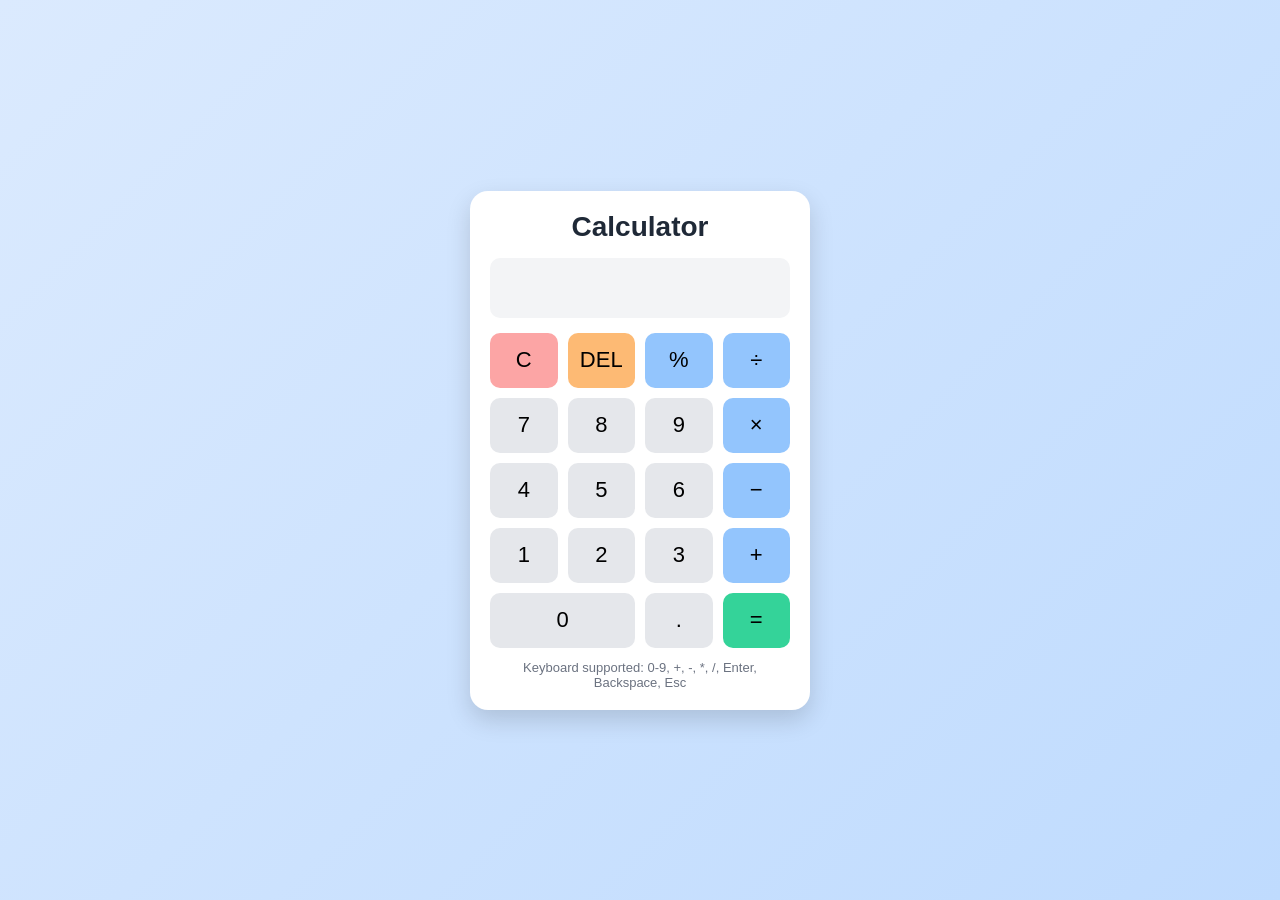
<file: Calculator/index.html>
<!DOCTYPE html>
<html lang="en">
<head>
  <meta charset="UTF-8">
  <meta name="viewport" content="width=device-width, initial-scale=1.0">
  <title>Calculator</title>
  <link rel="stylesheet" href="style.css">
</head>
<body>
  <div class="calculator">
    <h1>Calculator</h1>

    <input type="text" id="display" readonly>

    <div class="buttons">
      <button class="btn clear" onclick="clearDisplay()">C</button>
      <button class="btn delete" onclick="deleteLast()">DEL</button>
      <button class="btn operator" onclick="appendValue('%')">%</button>
      <button class="btn operator" onclick="appendValue('/')">÷</button>

      <button class="btn" onclick="appendValue('7')">7</button>
      <button class="btn" onclick="appendValue('8')">8</button>
      <button class="btn" onclick="appendValue('9')">9</button>
      <button class="btn operator" onclick="appendValue('*')">×</button>

      <button class="btn" onclick="appendValue('4')">4</button>
      <button class="btn" onclick="appendValue('5')">5</button>
      <button class="btn" onclick="appendValue('6')">6</button>
      <button class="btn operator" onclick="appendValue('-')">−</button>

      <button class="btn" onclick="appendValue('1')">1</button>
      <button class="btn" onclick="appendValue('2')">2</button>
      <button class="btn" onclick="appendValue('3')">3</button>
      <button class="btn operator" onclick="appendValue('+')">+</button>

      <button class="btn zero" onclick="appendValue('0')">0</button>
      <button class="btn" onclick="appendValue('.')">.</button>
      <button class="btn equal" onclick="calculateResult()">=</button>
    </div>

    <p class="hint">Keyboard supported: 0-9, +, -, *, /, Enter, Backspace, Esc</p>
  </div>

  <script src="script.js"></script>
</body>
</html>
</file>
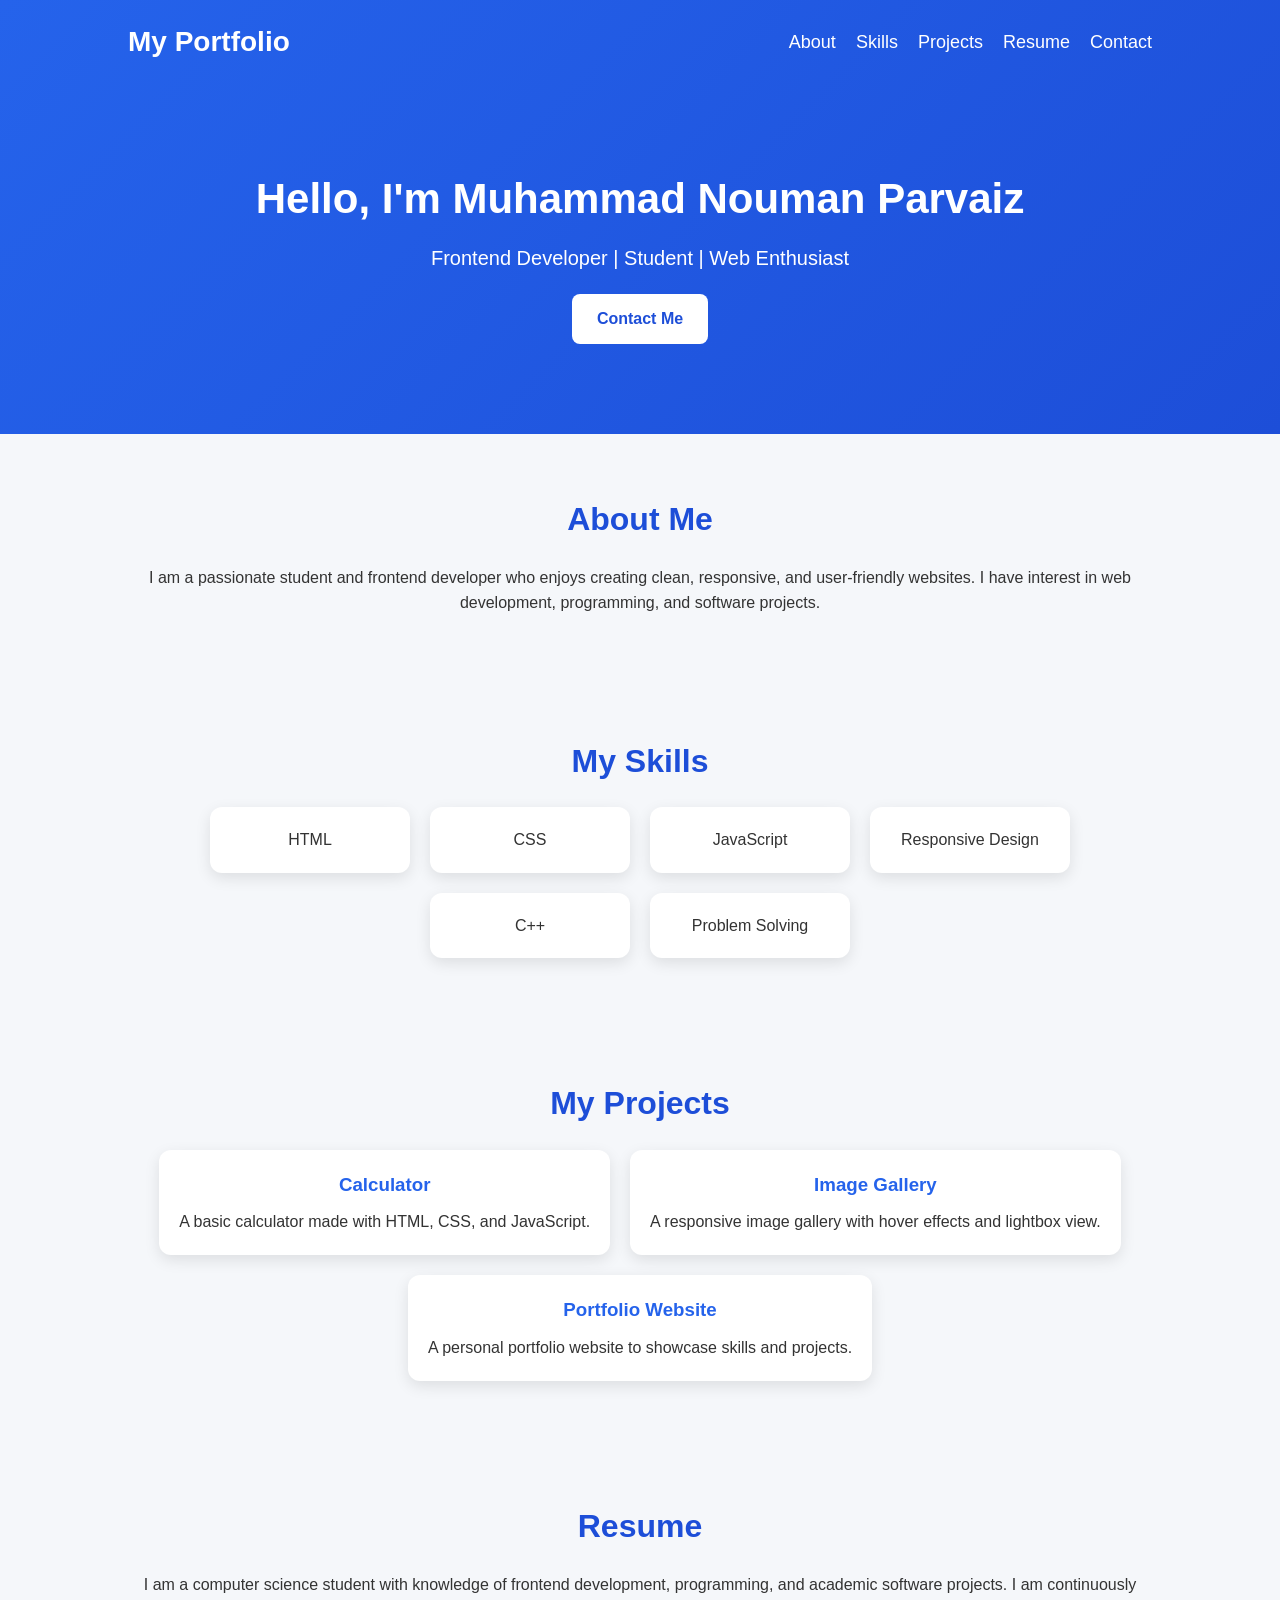
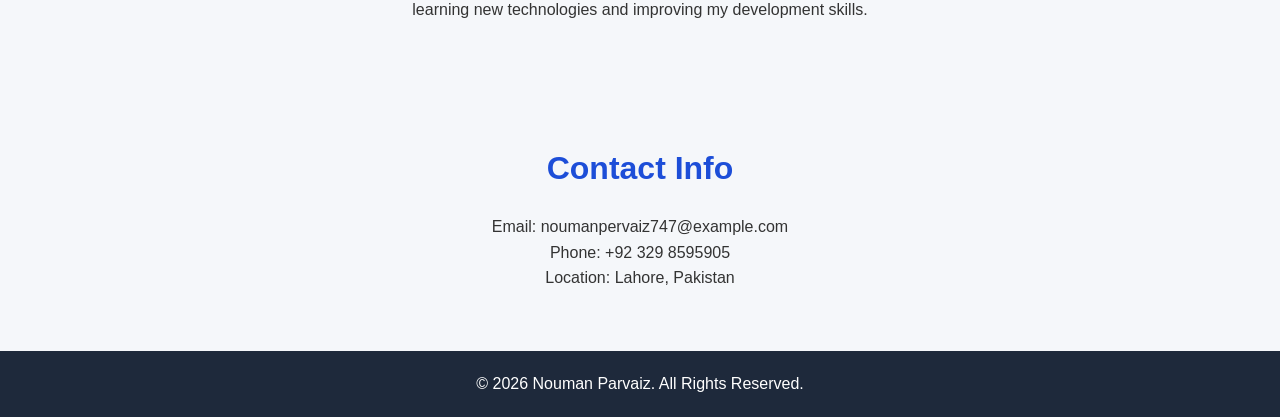
<file: Portfolio/index.html>
<!DOCTYPE html>
<html lang="en">
<head>
  <meta charset="UTF-8">
  <meta name="viewport" content="width=device-width, initial-scale=1.0">
  <title>My Portfolio</title>
  <link rel="stylesheet" href="style.css">
</head>
<body>

  <header>
    <nav class="navbar">
      <h2 class="logo">My Portfolio</h2>
      <ul class="nav-links">
        <li><a href="#about">About</a></li>
        <li><a href="#skills">Skills</a></li>
        <li><a href="#projects">Projects</a></li>
        <li><a href="#resume">Resume</a></li>
        <li><a href="#contact">Contact</a></li>
      </ul>
    </nav>

    <div class="hero">
      <h1>Hello, I'm Muhammad Nouman Parvaiz</h1>
      <p>Frontend Developer | Student | Web Enthusiast</p>
      <a href="#contact" class="btn">Contact Me</a>
    </div>
  </header>

  <section id="about" class="section">
    <h2>About Me</h2>
    <p>
      I am a passionate student and frontend developer who enjoys creating clean,
      responsive, and user-friendly websites. I have interest in web development,
      programming, and software projects.
    </p>
  </section>

  <section id="skills" class="section">
    <h2>My Skills</h2>
    <div class="card-container">
      <div class="card">HTML</div>
      <div class="card">CSS</div>
      <div class="card">JavaScript</div>
      <div class="card">Responsive Design</div>
      <div class="card">C++</div>
      <div class="card">Problem Solving</div>
    </div>
  </section>

  <section id="projects" class="section">
    <h2>My Projects</h2>
    <div class="project-container">
      <div class="project-card">
        <h3>Calculator</h3>
        <p>A basic calculator made with HTML, CSS, and JavaScript.</p>
      </div>
      <div class="project-card">
        <h3>Image Gallery</h3>
        <p>A responsive image gallery with hover effects and lightbox view.</p>
      </div>
      <div class="project-card">
        <h3>Portfolio Website</h3>
        <p>A personal portfolio website to showcase skills and projects.</p>
      </div>
    </div>
  </section>

  <section id="resume" class="section">
    <h2>Resume</h2>
    <p>
      I am a computer science student with knowledge of frontend development,
      programming, and academic software projects. I am continuously learning
      new technologies and improving my development skills.
    </p>
  </section>

  <section id="contact" class="section">
    <h2>Contact Info</h2>
    <p>Email: noumanpervaiz747@example.com</p>
    <p>Phone: +92 329 8595905</p>
    <p>Location: Lahore, Pakistan</p>
  </section>

  <footer>
    <p>&copy; 2026 Nouman Parvaiz. All Rights Reserved.</p>
  </footer>

  <script src="script.js"></script>
</body>
</html>
</file>
<file: Calculator/style.css>
* {
  margin: 0;
  padding: 0;
  box-sizing: border-box;
  font-family: Arial, sans-serif;
}

body {
  height: 100vh;
  display: flex;
  justify-content: center;
  align-items: center;
  background: linear-gradient(135deg, #dbeafe, #bfdbfe);
}

.calculator {
  width: 340px;
  background: #ffffff;
  padding: 20px;
  border-radius: 18px;
  box-shadow: 0 10px 25px rgba(0, 0, 0, 0.15);
}

.calculator h1 {
  text-align: center;
  margin-bottom: 15px;
  font-size: 28px;
  color: #1f2937;
}

#display {
  width: 100%;
  height: 60px;
  margin-bottom: 15px;
  font-size: 28px;
  text-align: right;
  padding: 10px;
  border: none;
  outline: none;
  border-radius: 10px;
  background: #f3f4f6;
  color: #111827;
}

.buttons {
  display: grid;
  grid-template-columns: repeat(4, 1fr);
  gap: 10px;
}

.btn {
  height: 55px;
  border: none;
  border-radius: 10px;
  font-size: 22px;
  cursor: pointer;
  background: #e5e7eb;
  transition: 0.2s;
}

.btn:hover {
  background: #d1d5db;
  transform: scale(1.03);
}

.operator {
  background: #93c5fd;
}

.operator:hover {
  background: #60a5fa;
}

.equal {
  background: #34d399;
}

.equal:hover {
  background: #10b981;
}

.clear {
  background: #fca5a5;
}

.clear:hover {
  background: #f87171;
}

.delete {
  background: #fdba74;
}

.delete:hover {
  background: #fb923c;
}

.zero {
  grid-column: span 2;
}

.hint {
  margin-top: 12px;
  text-align: center;
  font-size: 13px;
  color: #6b7280;
}

@media (max-width: 400px) {
  .calculator {
    width: 90%;
    padding: 15px;
  }

  #display {
    font-size: 24px;
  }

  .btn {
    height: 50px;
    font-size: 20px;
  }
}
</file>
<file: Portfolio/style.css>
* {
  margin: 0;
  padding: 0;
  box-sizing: border-box;
  font-family: Arial, sans-serif;
}

html {
  scroll-behavior: smooth;
}

body {
  line-height: 1.6;
  background: #f5f7fa;
  color: #333;
}

header {
  background: linear-gradient(135deg, #2563eb, #1d4ed8);
  color: white;
  padding-bottom: 50px;
}

.navbar {
  display: flex;
  justify-content: space-between;
  align-items: center;
  padding: 20px 10%;
  flex-wrap: wrap;
}

.logo {
  font-size: 28px;
}

.nav-links {
  list-style: none;
  display: flex;
  gap: 20px;
  flex-wrap: wrap;
}

.nav-links a {
  color: white;
  text-decoration: none;
  font-size: 18px;
  transition: 0.3s;
}

.nav-links a:hover {
  color: #cbd5e1;
}

.hero {
  text-align: center;
  padding: 80px 20px 40px;
  animation: fadeIn 1.5s ease-in-out;
}

.hero h1 {
  font-size: 42px;
  margin-bottom: 10px;
}

.hero p {
  font-size: 20px;
  margin-bottom: 20px;
}

.btn {
  display: inline-block;
  padding: 12px 25px;
  background: white;
  color: #1d4ed8;
  text-decoration: none;
  border-radius: 8px;
  font-weight: bold;
  transition: 0.3s;
}

.btn:hover {
  background: #e2e8f0;
  transform: scale(1.05);
}

.section {
  padding: 60px 10%;
  text-align: center;
}

.section h2 {
  font-size: 32px;
  margin-bottom: 20px;
  color: #1d4ed8;
}

.card-container,
.project-container {
  display: flex;
  justify-content: center;
  gap: 20px;
  flex-wrap: wrap;
  margin-top: 20px;
}

.card,
.project-card {
  background: white;
  padding: 20px;
  border-radius: 12px;
  box-shadow: 0 5px 15px rgba(0,0,0,0.1);
  min-width: 200px;
  transition: 0.3s;
}

.card:hover,
.project-card:hover {
  transform: translateY(-8px);
}

.project-card h3 {
  margin-bottom: 10px;
  color: #2563eb;
}

footer {
  background: #1e293b;
  color: white;
  text-align: center;
  padding: 20px;
}

@keyframes fadeIn {
  from {
    opacity: 0;
    transform: translateY(25px);
  }
  to {
    opacity: 1;
    transform: translateY(0);
  }
}

@media (max-width: 768px) {
  .hero h1 {
    font-size: 30px;
  }

  .hero p {
    font-size: 17px;
  }

  .navbar {
    flex-direction: column;
    gap: 15px;
  }

  .nav-links {
    justify-content: center;
  }
}
</file>
